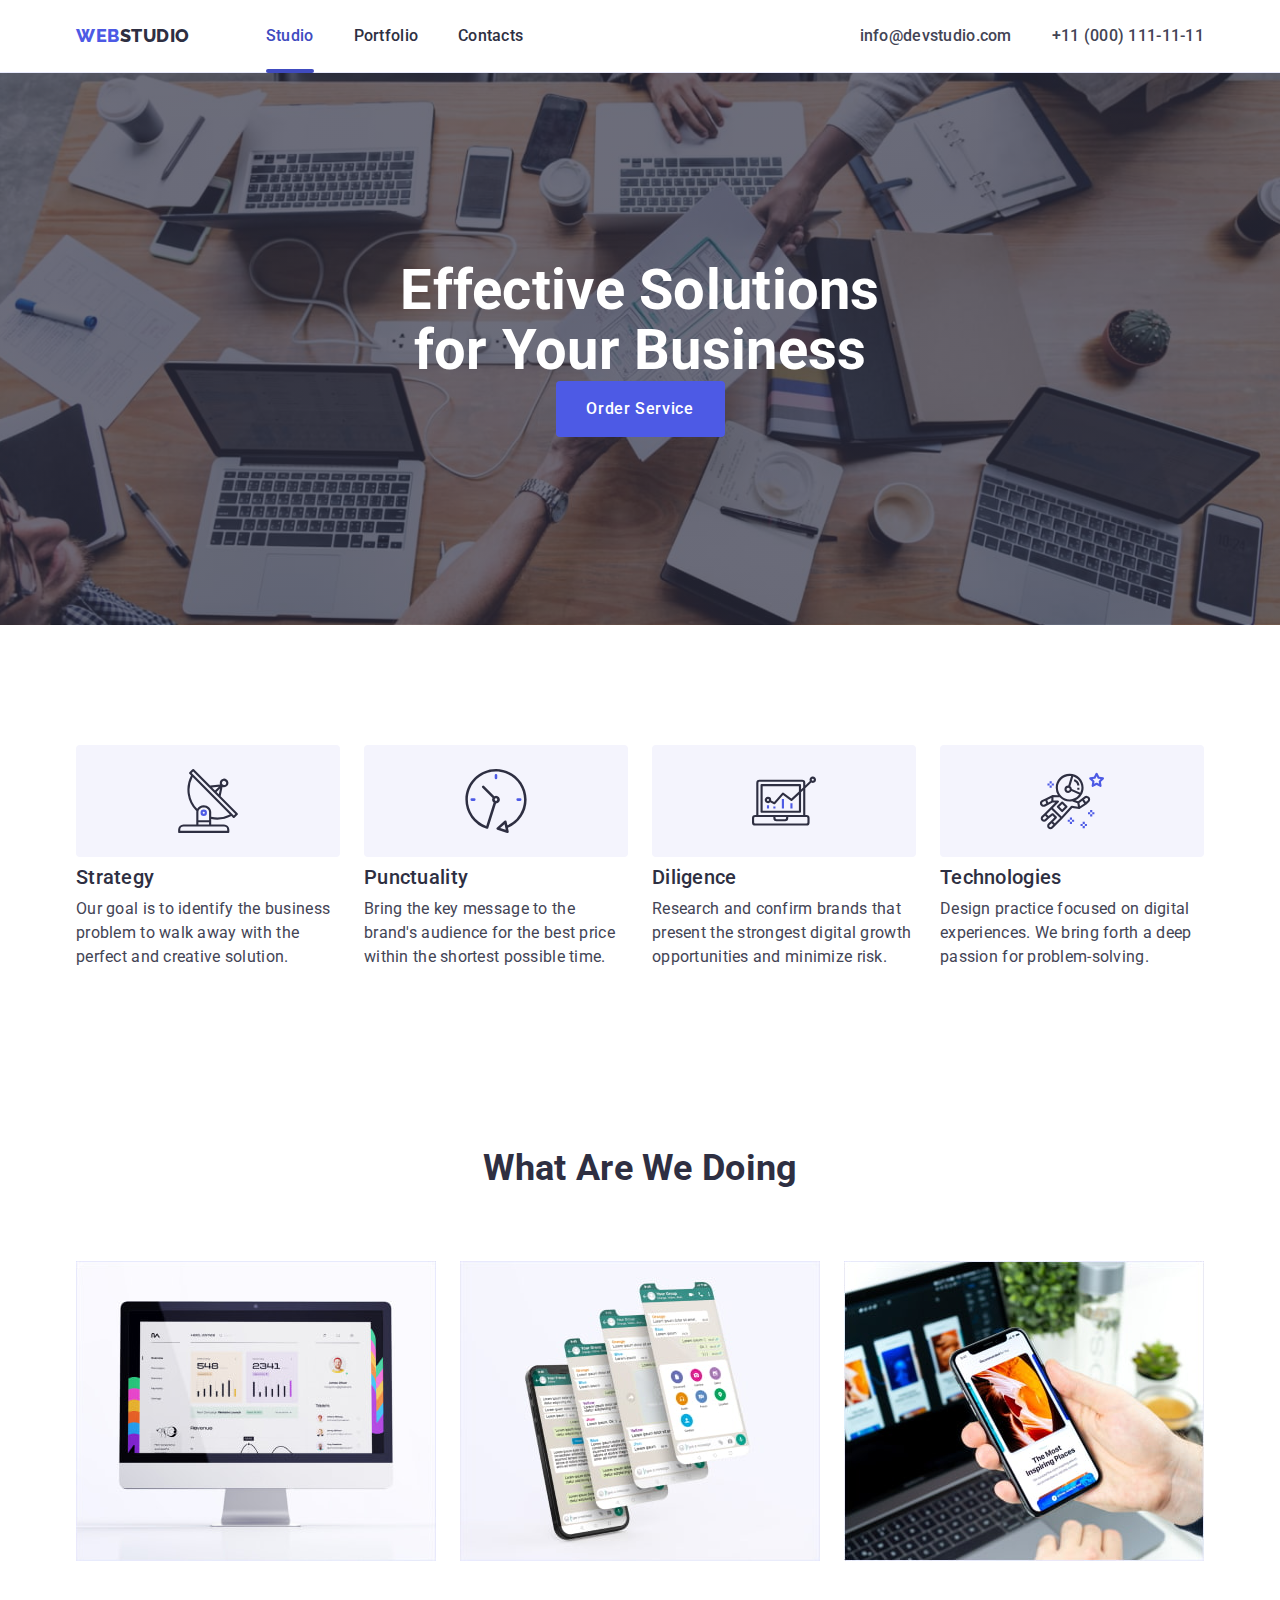
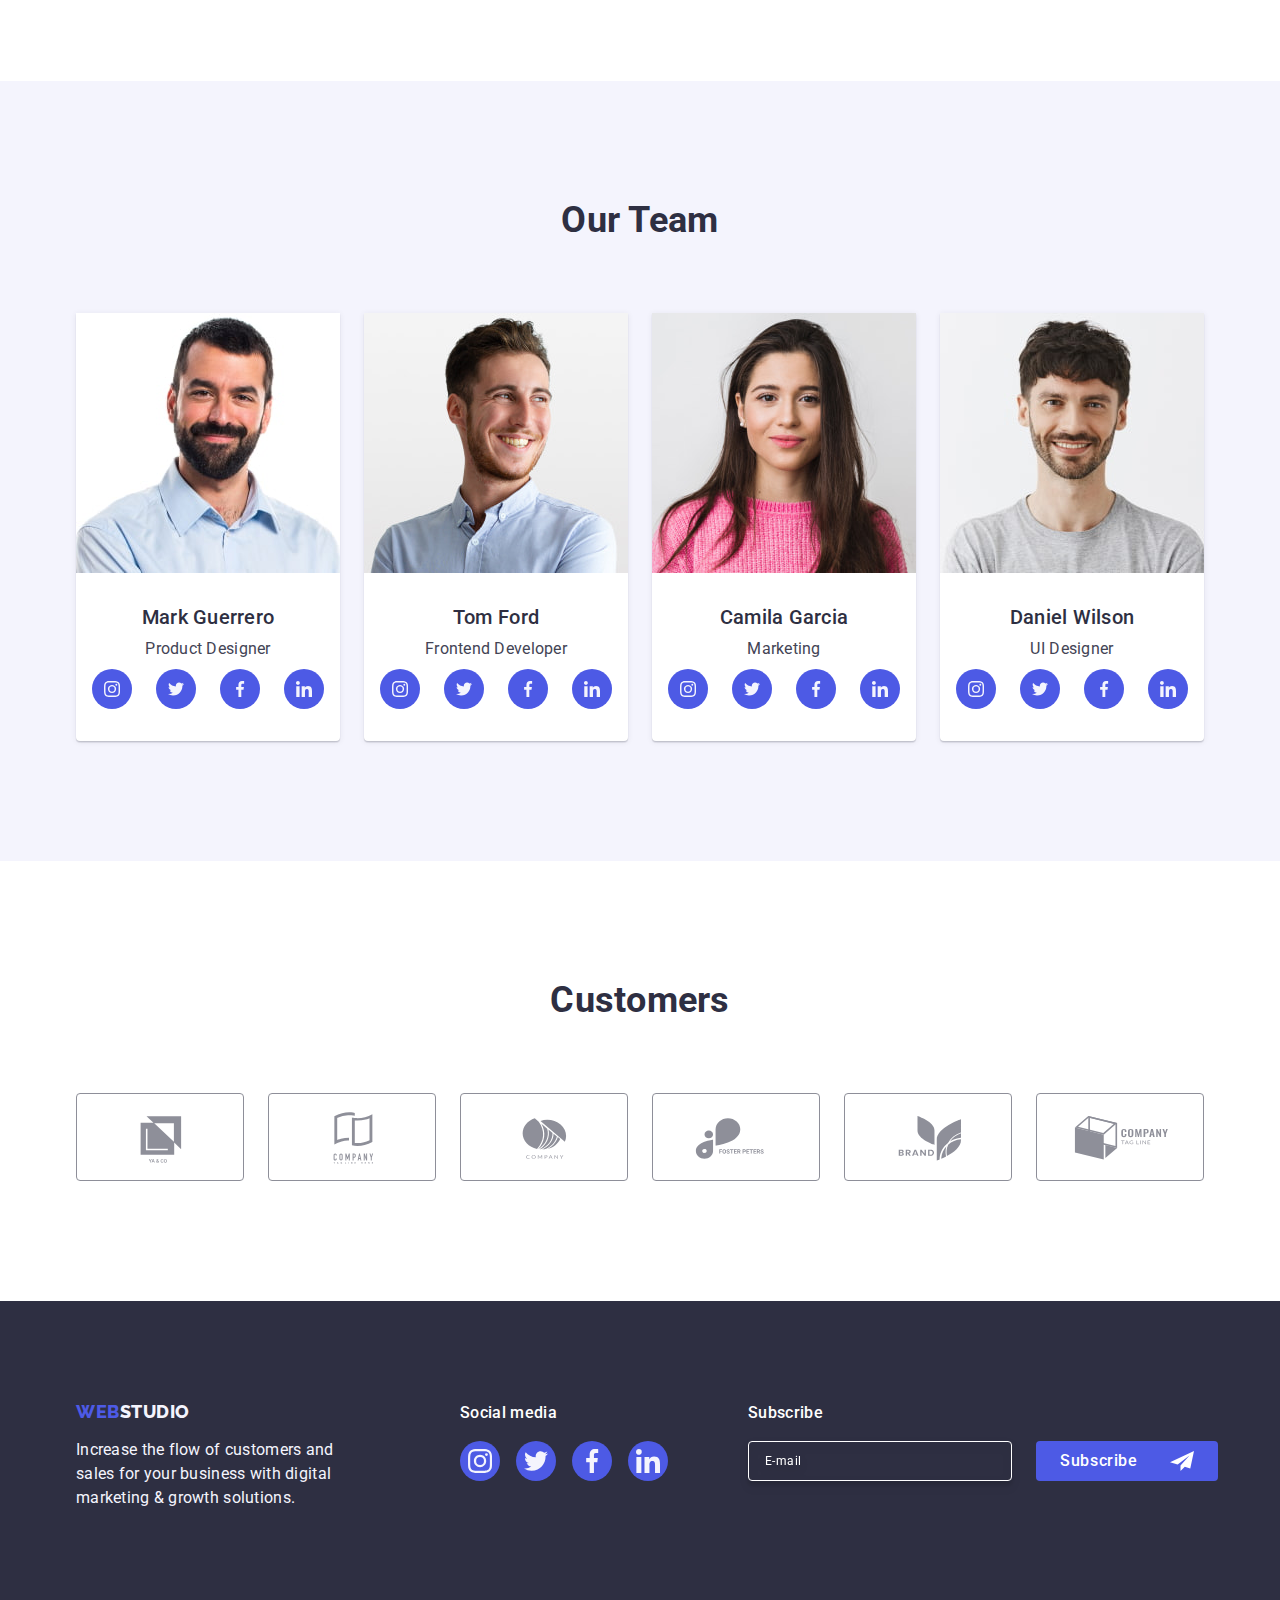
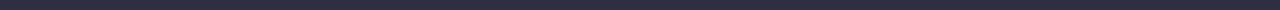
<file: index.html>
<!DOCTYPE html>
<html lang="en">
  <head>
    <meta charset="UTF-8" />
    <meta http-equiv="X-UA-Compatible" content="IE=edge" />
    <meta name="viewport" content="width=device-width, initial-scale=1.0" />

    <title>WebStudio</title>
    <!--fonts-->
    <link rel="preconnect" href="https://fonts.googleapis.com" />
    <link rel="preconnect" href="https://fonts.gstatic.com" crossorigin />
    <link
      href="https://fonts.googleapis.com/css2?family=Raleway:wght@800&family=Roboto:wght@400;500;700;900&display=swap"
      rel="stylesheet"
    />
    <!--normalize-->
    <link
      rel="stylesheet"
      href="https://cdn.jsdelivr.net/npm/modern-normalize@2.0.0/modern-normalize.min.css"
    />
    <!--css-->
    <link rel="stylesheet" href="./css/styles.css" />
  </head>
  <body class="body">
    <!--TopLine-->
    <header class="header">
      <div class="header-cont container">
        <nav class="nav">
          <a class="logo link" href="./index.html">Web<span class="logo-span">Studio</span></a>
          <ul class="list nav-list">
            <li class="nav-list-link active">
              <a class="link nav-list-item active" href="./index.html">Studio</a>
            </li>
            <li class="nav-list-link">
              <a class="link nav-list-item" href="./portfolio.html">Portfolio</a>
            </li>
            <li class="nav-list-link">
              <a class="link nav-list-item" href="">Contacts</a>
            </li>
          </ul>
        </nav>
        <address class="adr">
          <ul class="list adr-list">
            <li>
              <a class="contact link" href="mailto:info@devstudio.com">info@devstudio.com</a>
            </li>
            <li><a class="contact link" href="tel:+110001111111">+11 (000) 111-11-11</a></li>
          </ul>
        </address>
      </div>
    </header>

    <!--main block-->
    <main class="main">
      <!--hero block-->
      <section class="hero">
        <div class="container">
          <h1 class="hero-title">Effective Solutions for Your Business</h1>
          <button type="button" class="hero-btn" data-modal-open>Order Service</button>
        </div>
      </section>
      <!--section1-->
      <section class="section one">
        <div class="container">
          <h2 class="visually-hidden">our benefits</h2>
          <ul class="list secone-list">
            <li class="sec-one-item">
              <div class="sec-one-iconcont">
                <svg class="sec1icon" width="64" height="64">
                  <use href="./images/icons.svg#icon-antenna-1"></use>
                </svg>
              </div>
              <h3 class="secone-title">Strategy</h3>
              <p class="secone-par">
                Our goal is to identify the business problem to walk away with the perfect and
                creative solution.
              </p>
            </li>
            <li class="sec-one-item">
              <div class="sec-one-iconcont">
                <svg class="sec1icon" width="64" height="64">
                  <use href="./images/icons.svg#icon-clock-1"></use>
                </svg>
              </div>
              <h3 class="secone-title">Punctuality</h3>
              <p class="secone-par">
                Bring the key message to the brand's audience for the best price within the shortest
                possible time.
              </p>
            </li>
            <li class="sec-one-item">
              <div class="sec-one-iconcont">
                <svg class="sec1icon" width="64" height="64">
                  <use href="./images/icons.svg#icon-diagram-1"></use>
                </svg>
              </div>
              <h3 class="secone-title">Diligence</h3>
              <p class="secone-par">
                Research and confirm brands that present the strongest digital growth opportunities
                and minimize risk.
              </p>
            </li>
            <li class="sec-one-item">
              <div class="sec-one-iconcont">
                <svg class="sec1icon" width="64" height="64">
                  <use href="./images/icons.svg#icon-astronaut-1"></use>
                </svg>
              </div>
              <h3 class="secone-title">Technologies</h3>
              <p class="secone-par">
                Design practice focused on digital experiences. We bring forth a deep passion for
                problem-solving.
              </p>
            </li>
          </ul>
        </div>
      </section>

      <!--section2-->
      <section class="section two">
        <div class="container">
          <h2 class="sec-two-title">What are we doing</h2>
          <ul class="list sectwo-list">
            <li class="sectwo-item">
              <img src="./images/sec2/sec2-1.jpg" alt="desktop" width="360" height="300" />
            </li>
            <li class="sectwo-item">
              <img src="./images/sec2/sec2-2.jpg" alt="many tasks" width="360" height="300" />
            </li>
            <li class="sectwo-item">
              <img src="./images/sec2/sec2-3.jpg" alt="mobile app" width="360" height="300" />
            </li>
          </ul>
        </div>
      </section>

      <!--section3-->
      <section class="section three">
        <div class="container">
          <h2 class="secthree-title">Our Team</h2>
          <ul class="list secthree-list">
            <li class="sec-three-item">
              <img
                class="sec-three-img"
                src="./images/sec3/mark.jpg"
                alt="photo of Mark"
                width="264"
                height="260"
              />
              <div class="sectreecont">
                <h3 class="secthree-name">Mark Guerrero</h3>
                <p class="secthree-par">Product Designer</p>
                <ul class="secthreeiconlist">
                  <li class="secthreeiconlistitem">
                    <a class="secthreeiconbg">
                      <svg class="secthreeicon" width="16" height="16">
                        <use href="./images/icons.svg#icon-instagram-2"></use>
                      </svg>
                    </a>
                  </li>
                  <li class="secthreeiconlistitem">
                    <a class="secthreeiconbg">
                      <svg class="secthreeicon" width="16" height="16">
                        <use href="./images/icons.svg#icon-twitter-1"></use>
                      </svg>
                    </a>
                  </li>
                  <li class="secthreeiconlistitem">
                    <a class="secthreeiconbg">
                      <svg class="secthreeicon" width="16" height="16">
                        <use href="./images/icons.svg#icon-facebook-1"></use>
                      </svg>
                    </a>
                  </li>
                  <li class="secthreeiconlistitem">
                    <a class="secthreeiconbg">
                      <svg class="secthreeicon" width="16" height="16">
                        <use href="./images/icons.svg#icon-linkedin-1"></use>
                      </svg>
                    </a>
                  </li>
                </ul>
              </div>
            </li>
            <li class="sec-three-item">
              <img
                class="sec-three-img"
                src="./images/sec3/tom.jpg"
                alt="photo of Tom"
                width="264"
                height="260"
              />
              <div class="sectreecont">
                <h3 class="secthree-name">Tom Ford</h3>
                <p class="secthree-par">Frontend Developer</p>
                <ul class="secthreeiconlist">
                  <li class="secthreeiconlistitem">
                    <a class="secthreeiconbg">
                      <svg class="secthreeicon" width="16px" height="16px">
                        <use href="./images/icons.svg#icon-instagram-2"></use>
                      </svg>
                    </a>
                  </li>
                  <li class="secthreeiconlistitem">
                    <a class="secthreeiconbg">
                      <svg class="secthreeicon" width="16px" height="16px">
                        <use href="./images/icons.svg#icon-twitter-1"></use>
                      </svg>
                    </a>
                  </li>
                  <li class="secthreeiconlistitem">
                    <a class="secthreeiconbg">
                      <svg class="secthreeicon" width="16px" height="16px">
                        <use href="./images/icons.svg#icon-facebook-1"></use>
                      </svg>
                    </a>
                  </li>
                  <li class="secthreeiconlistitem">
                    <a class="secthreeiconbg">
                      <svg class="secthreeicon" width="16px" height="16px">
                        <use href="./images/icons.svg#icon-linkedin-1"></use>
                      </svg>
                    </a>
                  </li>
                </ul>
              </div>
            </li>
            <li class="sec-three-item">
              <img
                class="sec-three-img"
                src="./images/sec3/camila.jpg"
                alt="photo of Camila"
                width="264"
                height="260"
              />
              <div class="sectreecont">
                <h3 class="secthree-name">Camila Garcia</h3>
                <p class="secthree-par">Marketing</p>
                <ul class="secthreeiconlist">
                  <li class="secthreeiconlistitem">
                    <a class="secthreeiconbg">
                      <svg class="secthreeicon" width="16px" height="16px">
                        <use href="./images/icons.svg#icon-instagram-2"></use>
                      </svg>
                    </a>
                  </li>
                  <li class="secthreeiconlistitem">
                    <a class="secthreeiconbg">
                      <svg class="secthreeicon" width="16px" height="16px">
                        <use href="./images/icons.svg#icon-twitter-1"></use>
                      </svg>
                    </a>
                  </li>
                  <li class="secthreeiconlistitem">
                    <a class="secthreeiconbg">
                      <svg class="secthreeicon" width="16px" height="16px">
                        <use href="./images/icons.svg#icon-facebook-1"></use>
                      </svg>
                    </a>
                  </li>
                  <li class="secthreeiconlistitem">
                    <a class="secthreeiconbg">
                      <svg class="secthreeicon" width="16px" height="16px">
                        <use href="./images/icons.svg#icon-linkedin-1"></use>
                      </svg>
                    </a>
                  </li>
                </ul>
              </div>
            </li>
            <li class="sec-three-item">
              <img
                class="sec-three-img"
                src="./images/sec3/daniel.jpg"
                alt="photo of Mark"
                width="264"
                height="260"
              />
              <div class="sectreecont">
                <h3 class="secthree-name">Daniel Wilson</h3>
                <p class="secthree-par">UI Designer</p>
                <ul class="secthreeiconlist">
                  <li class="secthreeiconlistitem">
                    <a class="secthreeiconbg">
                      <svg class="secthreeicon" width="16" height="16">
                        <use href="./images/icons.svg#icon-instagram-2"></use>
                      </svg>
                    </a>
                  </li>
                  <li class="secthreeiconlistitem">
                    <a class="secthreeiconbg">
                      <svg class="secthreeicon" width="16" height="16">
                        <use href="./images/icons.svg#icon-twitter-1"></use>
                      </svg>
                    </a>
                  </li>
                  <li class="secthreeiconlistitem">
                    <a class="secthreeiconbg">
                      <svg class="secthreeicon" width="16" height="16">
                        <use href="./images/icons.svg#icon-facebook-1"></use>
                      </svg>
                    </a>
                  </li>
                  <li class="secthreeiconlistitem">
                    <a class="secthreeiconbg">
                      <svg class="secthreeicon" width="16" height="16">
                        <use href="./images/icons.svg#icon-linkedin-1"></use>
                      </svg>
                    </a>
                  </li>
                </ul>
              </div>
            </li>
          </ul>
        </div>
      </section>
      <!--section4-->
      <section class="sec-four">
        <div class="container">
          <h2 class="sec-four-title">Customers</h2>
          <ul class="list sec-four-list">
            <li class="sec-four-list-item">
              <a class="client-link" href="" aria-label="logo1">
                <svg class="client-icon" width="104" height="56">
                  <use href="./images/icons.svg#logo1"></use>
                </svg>
              </a>
            </li>
            <li class="sec-four-list-item">
              <a class="client-link" href="" aria-label="logo2">
                <svg class="client-icon" width="104" height="56">
                  <use href="./images/icons.svg#logo2"></use>
                </svg>
              </a>
            </li>
            <li class="sec-four-list-item">
              <a class="client-link" href="" aria-label="logo3">
                <svg class="client-icon" width="104" height="56">
                  <use href="./images/icons.svg#logo3"></use>
                </svg>
              </a>
            </li>
            <li class="sec-four-list-item">
              <a class="client-link" href="" aria-label="logo4">
                <svg class="client-icon" width="104" height="56">
                  <use href="./images/icons.svg#logo4"></use>
                </svg>
              </a>
            </li>
            <li class="sec-four-list-item">
              <a class="client-link" href="" aria-label="logo5">
                <svg class="client-icon" width="104" height="56">
                  <use href="./images/icons.svg#logo5"></use>
                </svg>
              </a>
            </li>
            <li class="sec-four-list-item">
              <a class="client-link" href="" aria-label="logo6">
                <svg class="client-icon" width="104" height="56">
                  <use href="./images/icons.svg#logo6"></use>
                </svg>
              </a>
            </li>
          </ul>
        </div>
      </section>
    </main>

    <!--footer-->
    <footer class="footer">
      <div class="container">
        <div class="foot-one">
          <a class="footer-logo link" href="./index.html"
            >Web<span class="footer-logo-span">Studio</span></a
          >
          <p class="footer-par">
            Increase the flow of customers and sales for your business with digital marketing &
            growth solutions.
          </p>
        </div>
        <div class="foot-two">
          <p class="footer-media">Social media</p>
          <ul class="footer-social">
            <li class="fsocial-item">
              <a class="fsocial-link" href="" aria-label="socialnetwork">
                <svg class="fsocial-icon" width="24" height="24">
                  <use href="./images/icons.svg#icon-instagram-2"></use>
                </svg>
              </a>
            </li>
            <li class="fsocial-item">
              <a class="fsocial-link" href="" aria-label="socialnetwork">
                <svg class="fsocial-icon" width="24" height="24">
                  <use href="./images/icons.svg#icon-twitter-1"></use>
                </svg>
              </a>
            </li>
            <li class="fsocial-item">
              <a class="fsocial-link" href="" aria-label="socialnetwork">
                <svg class="fsocial-icon" width="24" height="24">
                  <use href="./images/icons.svg#icon-facebook-1"></use>
                </svg>
              </a>
            </li>
            <li class="fsocial-item">
              <a class="fsocial-link" href="" aria-label="socialnetwork">
                <svg class="fsocial-icon" width="24" height="24">
                  <use href="./images/icons.svg#icon-linkedin-1"></use>
                </svg>
              </a>
            </li>
          </ul>
        </div>
        <div class="foot-three">
          <p class="foot-input-label-name">Subscribe</p>
          <form class="subscribe" name="subscribe">
            <label class="foot-input-label">
              <input class="foot-input" name="foot-input" type="email" placeholder="E-mail" />
            </label>
            <button class="foot-btn" type="submit">
              Subscribe
              <svg class="foot-btn-icon" width="24" height="24">
                <use href="./images/icons.svg#foot-btn-icon"></use>
              </svg>
            </button>
          </form>
        </div>
      </div>
    </footer>

    <!--modal win-->

    <div class="backdrop is-hidden" data-modal>
      <div class="modal">
        <button type="button" class="modal-close-btn" data-modal-close>
          <svg class="modal-close-icon" width="8" height="8">
            <use href="./images/icons.svg#modal-close-icon"></use>
          </svg>
        </button>
        <p class="modal-name">Leave your contacts and we will call you back</p>

        <form class="modal-form" name="modal_form">
          <div class="form-div-one">
            <label class="modal-label" for="user-name">
              <span class="modal-label-name">Name</span>
            </label>

            <div class="form-div-two">
              <input type="text" class="modal-input" name="user-name" id="user-name" />
              <svg class="input-icon" width="18" height="24">
                <use href="./images/icons.svg#icon-user-name"></use>
              </svg>
            </div>
          </div>

          <div class="form-div-one">
            <label class="modal-label" for="user-phone">
              <span class="modal-label-name">Phone</span>
            </label>
            <div class="form-div-two">
              <input type="tel" class="modal-input" name="user-phone" id="user-phone" />
              <svg class="input-icon" width="18" height="24">
                <use href="./images/icons.svg#icon-user-phone"></use>
              </svg>
            </div>
          </div>
          <div class="form-div-one">
            <label class="modal-label" for="user-mail">
              <span class="modal-label-name">Email</span>
            </label>
            <div class="form-div-two">
              <input type="email" class="modal-input" name="user_mail" id="user-mail" />
              <svg class="input-icon" width="18" height="24">
                <use href="./images/icons.svg#icon-user-mail"></use>
              </svg>
            </div>
          </div>

          <div class="form-div-four">
            <label class="modal-label" for="user-comment">
              <span class="modal-label-name">Comment</span>
            </label>
            <textarea
              class="modal-textarea"
              name="user-comment"
              id="user-comment"
              placeholder="Text input"
            >
            </textarea>
          </div>

          <div class="form-div-five">
            <input
              class="privacy-checkbox visually-hidden"
              value="true"
              name="user-privacy"
              type="checkbox"
              id="user-privacy"
            />

            <label for="user-privacy" class="modal-privacy-checkbox">
              <span class="privacy-checkbox-icon">
                <svg class="checkbox-icon" width="10" height="8">
                  <use href="./images/icons.svg#icon-modal-checkbox"></use>
                </svg>
              </span>
              I accept the terms and conditions of the
              <a class="modal-privacy-link" href="">Privacy Policy</a>
            </label>
          </div>
          <button type="submit" class="modal-btn">Send</button>
        </form>
      </div>
    </div>
    <script src="./js/modal.js"></script>
  </body>
</html>
</file>
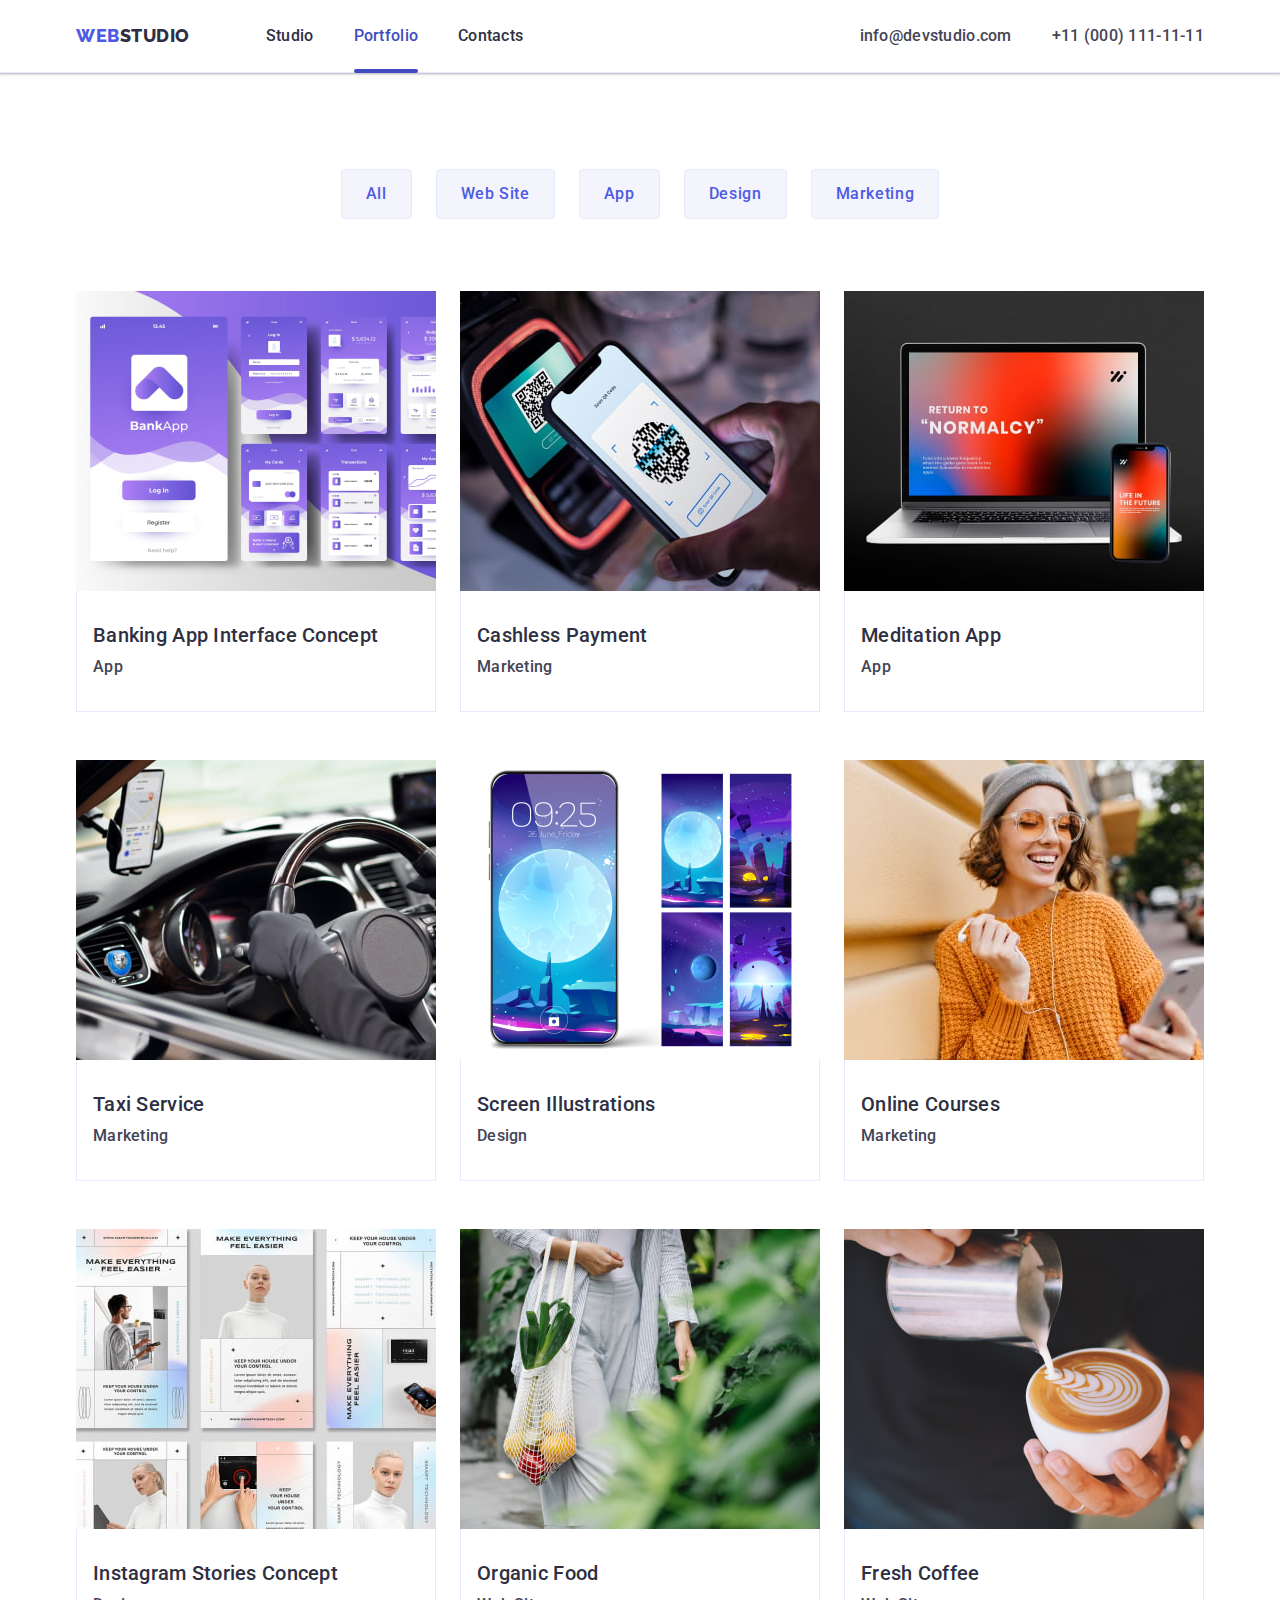
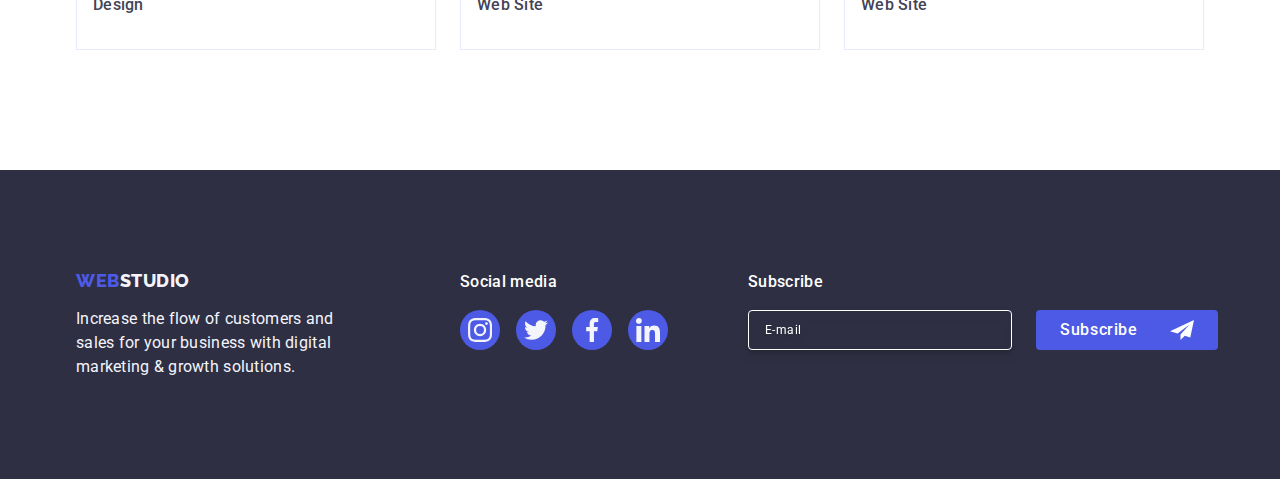
<file: portfolio.html>
<!DOCTYPE html>
<html lang="en">
  <head>
    <meta charset="UTF-8" />
    <meta http-equiv="X-UA-Compatible" content="IE=edge" />
    <meta name="viewport" content="width=device-width, initial-scale=1.0" />

    <title>WebStudio</title>
    <!--fonts-->
    <link rel="preconnect" href="https://fonts.googleapis.com" />
    <link rel="preconnect" href="https://fonts.gstatic.com" crossorigin />
    <link
      href="https://fonts.googleapis.com/css2?family=Raleway:wght@800&family=Roboto:wght@400;500;700;900&display=swap"
      rel="stylesheet"
    />
    <!--normalize-->
    <link
      rel="stylesheet"
      href="https://cdn.jsdelivr.net/npm/modern-normalize@2.0.0/modern-normalize.min.css"
    />

    <!--css-->
    <link rel="stylesheet" href="./css/styles.css" />
  </head>
  <body class="body">
    <!--TopLine-->
    <header class="header">
      <div class="container header-cont">
        <nav class="nav">
          <a class="logo link" href="./index.html">Web<span class="logo-span">Studio</span></a>
          <ul class="list nav-list">
            <li class="nav-list-link">
              <a class="link nav-list-item" href="./index.html">Studio</a>
            </li>
            <li class="nav-list-link active">
              <a class="link nav-list-item active" href="./portfolio.html">Portfolio</a>
            </li>
            <li class="nav-list-link">
              <a class="link nav-list-item" href="">Contacts</a>
            </li>
          </ul>
        </nav>
        <address class="adr">
          <ul class="list adr-list">
            <li>
              <a class="contact link" href="mailto:info@devstudio.com">info@devstudio.com</a>
            </li>
            <li><a class="contact link" href="tel:+110001111111">+11 (000) 111-11-11</a></li>
          </ul>
        </address>
      </div>
    </header>
    <main>
      <!--section 1 portf-->
      <section class="scroll-section">
        <div class="container">
          <h1 class="visually-hidden">portfolio</h1>
          <ul class="list portf-btn">
            <li><button type="button" class="scroll-btn">All</button></li>
            <li><button type="button" class="scroll-btn">Web Site</button></li>
            <li><button type="button" class="scroll-btn">App</button></li>
            <li><button type="button" class="scroll-btn">Design</button></li>
            <li><button type="button" class="scroll-btn">Marketing</button></li>
          </ul>

          <ul class="list portf-list">
            <li class="portf-item">
              <a class="link portf-item-link" href="">
                <div class="portf-item-wrap">
                  <img
                    class="img-portf"
                    src="./images/portfolio/r1-3.jpg"
                    alt="interesting picture"
                    width="360"
                  />
                  <p class="overlay-portf">
                    14 Stylish and User-Friendly App Design Concepts · Task Manager App · Calorie
                    Tracker App · Exotic Fruit Ecommerce App · Cloud Storage App
                  </p>
                </div>
                <div class="name-container">
                  <h2 class="row-title">Banking App Interface Concept</h2>
                  <p class="row-paragf">App</p>
                </div>
              </a>
            </li>
            <li class="portf-item">
              <a class="link portf-item-link" href="">
                <div class="portf-item-wrap">
                  <img
                    class="img-portf"
                    src="./images/portfolio/r1-2.jpg"
                    alt="interesting picture"
                    width="360"
                  />
                  <p class="overlay-portf">
                    14 Stylish and User-Friendly App Design Concepts · Task Manager App · Calorie
                    Tracker App · Exotic Fruit Ecommerce App · Cloud Storage App
                  </p>
                </div>

                <div class="name-container">
                  <h2 class="row-title">Cashless Payment</h2>
                  <p class="row-paragf">Marketing</p>
                </div>
              </a>
            </li>
            <li class="portf-item">
              <a class="link portf-item-link" href="">
                <div class="portf-item-wrap">
                  <img
                    class="img-portf"
                    src="./images/portfolio/r1-1.jpg"
                    alt="interesting picture"
                    width="360"
                  />
                  <p class="overlay-portf">
                    14 Stylish and User-Friendly App Design Concepts · Task Manager App · Calorie
                    Tracker App · Exotic Fruit Ecommerce App · Cloud Storage App
                  </p>
                </div>
                <div class="name-container">
                  <h2 class="row-title">Meditation App</h2>
                  <p class="row-paragf">App</p>
                </div>
              </a>
            </li>
            <li class="portf-item">
              <a class="link portf-item-link" href="">
                <div class="portf-item-wrap">
                  <img
                    class="img-portf"
                    src="./images/portfolio/r2-3.jpg"
                    alt="interesting picture"
                    width="360"
                  />
                  <p class="overlay-portf">
                    14 Stylish and User-Friendly App Design Concepts · Task Manager App · Calorie
                    Tracker App · Exotic Fruit Ecommerce App · Cloud Storage App
                  </p>
                </div>
                <div class="name-container">
                  <h2 class="row-title">Taxi Service</h2>
                  <p class="row-paragf">Marketing</p>
                </div>
              </a>
            </li>
            <li class="portf-item">
              <a class="link portf-item-link" href="">
                <div class="portf-item-wrap">
                  <img
                    class="img-portf"
                    src="./images/portfolio/r2-2.jpg"
                    alt="interesting picture"
                    width="360"
                  />
                  <p class="overlay-portf">
                    14 Stylish and User-Friendly App Design Concepts · Task Manager App · Calorie
                    Tracker App · Exotic Fruit Ecommerce App · Cloud Storage App
                  </p>
                </div>
                <div class="name-container">
                  <h2 class="row-title">Screen Illustrations</h2>
                  <p class="row-paragf">Design</p>
                </div>
              </a>
            </li>
            <li class="portf-item">
              <a class="link portf-item-link" href="">
                <div class="portf-item-wrap">
                  <img
                    class="img-portf"
                    src="./images/portfolio/r2-1.jpg"
                    alt="interesting picture"
                    width="360"
                  />
                  <p class="overlay-portf">
                    14 Stylish and User-Friendly App Design Concepts · Task Manager App · Calorie
                    Tracker App · Exotic Fruit Ecommerce App · Cloud Storage App
                  </p>
                </div>
                <div class="name-container">
                  <h2 class="row-title">Online Courses</h2>
                  <p class="row-paragf">Marketing</p>
                </div>
              </a>
            </li>
            <li class="portf-item">
              <a class="link portf-item-link" href="">
                <div class="portf-item-wrap">
                  <img
                    class="img-portf"
                    src="./images/portfolio/r3-1.jpg"
                    alt="interesting picture"
                    width="360"
                  />
                  <p class="overlay-portf">
                    14 Stylish and User-Friendly App Design Concepts · Task Manager App · Calorie
                    Tracker App · Exotic Fruit Ecommerce App · Cloud Storage App
                  </p>
                </div>
                <div class="name-container">
                  <h2 class="row-title">Instagram Stories Concept</h2>
                  <p class="row-paragf">Design</p>
                </div>
              </a>
            </li>
            <li class="portf-item">
              <a class="link portf-item-link" href="">
                <div class="portf-item-wrap">
                  <img
                    class="img-portf"
                    src="./images/portfolio/r3-2.jpg"
                    alt="interesting picture"
                    width="360"
                  />
                  <p class="overlay-portf">
                    14 Stylish and User-Friendly App Design Concepts · Task Manager App · Calorie
                    Tracker App · Exotic Fruit Ecommerce App · Cloud Storage App
                  </p>
                </div>
                <div class="name-container">
                  <h2 class="row-title">Organic Food</h2>
                  <p class="row-paragf">Web Site</p>
                </div>
              </a>
            </li>
            <li class="portf-item">
              <a class="link portf-item-link" href="">
                <div class="portf-item-wrap">
                  <img
                    class="img-portf"
                    src="./images/portfolio/r3-3.jpg"
                    alt="interesting picture"
                    width="360"
                  />
                  <p class="overlay-portf">
                    14 Stylish and User-Friendly App Design Concepts · Task Manager App · Calorie
                    Tracker App · Exotic Fruit Ecommerce App · Cloud Storage App
                  </p>
                </div>
                <div class="name-container">
                  <h2 class="row-title">Fresh Coffee</h2>
                  <p class="row-paragf">Web Site</p>
                </div>
              </a>
            </li>
          </ul>
        </div>
      </section>
    </main>
    <!--footer-->
    <footer class="footer">
      <div class="container">
        <div class="foot-one">
          <a class="footer-logo link" href="./index.html"
            >Web<span class="footer-logo-span">Studio</span></a
          >
          <p class="footer-par">
            Increase the flow of customers and sales for your business with digital marketing &
            growth solutions.
          </p>
        </div>
        <div class="foot-two">
          <p class="footer-media">Social media</p>
          <ul class="footer-social">
            <li class="fsocial-item">
              <a class="fsocial-link" href="" aria-label="socialnetwork">
                <svg class="fsocial-icon" width="24" height="24">
                  <use href="./images/icons.svg#icon-instagram-2"></use>
                </svg>
              </a>
            </li>
            <li class="fsocial-item">
              <a class="fsocial-link" href="" aria-label="socialnetwork">
                <svg class="fsocial-icon" width="24" height="24">
                  <use href="./images/icons.svg#icon-twitter-1"></use>
                </svg>
              </a>
            </li>
            <li class="fsocial-item">
              <a class="fsocial-link" href="" aria-label="socialnetwork">
                <svg class="fsocial-icon" width="24" height="24">
                  <use href="./images/icons.svg#icon-facebook-1"></use>
                </svg>
              </a>
            </li>
            <li class="fsocial-item">
              <a class="fsocial-link" href="" aria-label="socialnetwork">
                <svg class="fsocial-icon" width="24" height="24">
                  <use href="./images/icons.svg#icon-linkedin-1"></use>
                </svg>
              </a>
            </li>
          </ul>
        </div>
        <div class="foot-three">
          <p class="foot-input-label-name">Subscribe</p>
          <form class="subscribe" name="subscribe">
            <label class="foot-input-label">
              <input class="foot-input" name="foot-input" type="email" placeholder="E-mail"/>
            </label>
            <button class="foot-btn" type="submit">
              Subscribe
              <svg class="foot-btn-icon" width="24" height="24">
                <use href="./images/icons.svg#foot-btn-icon"></use>
              </svg>
            </button>
          
        </form>
        </div>
      </div>
    </footer>
  </body>
</html>
</file>
<file: css/styles.css>
/** common styles**/

:root {
  --maincolor: #434455;
  --mainbg: #ffffff;
  --main-white: #f4f4fd;
  --main-blue: #2e2f42;
  --link-hov-foc: #404bbf;
  --logo1color: #4d5ae5;
  --lightgrey: #8e8f99;
  --socialnet-link-hover: #31d0aa;

  --hover-anim: 250ms cubic-bezier(0.4, 0, 0.2, 1);
  
}

body {
  font-family: 'Roboto', sans-serif;
  font-size: 14px;
  letter-spacing: 0.02em;
  line-height: 1.29;
  font-weight: 400;
  color: var(--maincolor);
  background-color: var(--mainbg);
 
}

*,
**::before,
**::after {
  box-sizing: border-box;
}
img {
  display: block;
}

h1,
h2,
h3,
h4,
h5,
h6,
p {
  margin: 0;
}

ol,
ul {
  list-style: none;
  padding: 0;
}
address {
  font-style: normal;
}

button {
  cursor: pointer;
}

.list {
  list-style: none;
  text-decoration: none;
  margin: 0;
}

.link {
  text-decoration: none;
  font-weight: 500;
  font-size: 16px;
  line-height: 1.5;

  color: var(--main-blue);
  transition: color var(--hover-anim), background-color var(--hover-anim);
}

.link:focus,
.link:hover {
  color: var(--link-hov-foc);
  background-color: var(--mainbg);
}

.container {
  width: 1158px;
  margin-left: auto;
  margin-right: auto;
  padding-left: 15px;
  padding-right: 15px;
}
.section {
  padding-top: 60px;
  padding-bottom: 60px;
}
.visually-hidden {
  position: absolute;
  width: 1px;
  height: 1px;
  margin: -1px;
  border: 0;
  padding: 0;

  white-space: nowrap;
  clip-path: inset(100%);
  clip: rect(0 0 0 0);
  overflow: hidden;
}

/** header**/
.header {
  border-bottom: 1px solid #e7e9fc;
  max-width: 1440px;
  margin: 0 auto;
  box-shadow: 0px 2px 1px rgba(46, 47, 66, 0.08), 0px 1px 1px rgba(46, 47, 66, 0.16),
    0px 1px 6px rgba(46, 47, 66, 0.08);
}
.header-cont {
  display: flex;
  align-items: center;
  justify-content: space-between;
}

.nav {
  background-color: var(--mainbg);
  display: flex;
  align-items: center;
}

.logo {
  font-family: 'Raleway', sans-serif;
  font-style: normal;
  font-weight: 800;
  font-size: 18px;
  line-height: 1.17;
  letter-spacing: 0.03em;
  text-transform: uppercase;
  color: var(--logo1color);

  margin-right: 76px;
}
.logo-span {
  font-family: 'Raleway';
  font-style: normal;
  font-weight: 800;
  font-size: 18px;
  line-height: 1.17;
  letter-spacing: 0.03em;
  text-transform: uppercase;
  color: var(--main-blue);
}
.logo:hover.link {
  color: var(--logo1color);
}
.nav-list {
  display: flex;
  align-items: center;

  gap: 40px;
}
.nav-list-link {
  padding-top: 24px;
  padding-bottom: 24px;
}

.adr-list {
  display: flex;
  align-items: center;
  gap: 40px;
  padding: 24px 0;
}

.contact {
  font-style: normal;
  font-size: 16px;
  line-height: 1.5;

  color: var(--maincolor);
}

.nav-list-link {
  display: flex;
  position: relative;
}

.active {
  color: var(--link-hov-foc);
}

.nav-list-item.active::after {
  content: '';
  display: block;
  position: absolute;
  bottom: -1px;
  left: 0;
  width: 100%;
  height: 4px;
  background-color: var(--link-hov-foc);
  border-radius: 2px;
}

/** hero**/

.hero {
  max-width: 1440px;
  margin: 0 auto;
  background-position: center;
  background-repeat: no-repeat;
  background-size: cover;

  background-color: var(--main-blue);
  padding-top: 188px;
  padding-bottom: 188px;
  background-image: linear-gradient(rgba(46, 47, 66, 0.7), rgba(46, 47, 66, 0.7)),
    url(../images/hero/hero.jpg);
}

.hero-title {
  font-weight: 700;
  font-size: 56px;

  line-height: 1.07;
  text-align: center;
  margin: 0 auto;

  max-width: 496px;

  color: var(--mainbg);
}
.hero-btn {
  display: block;
  margin: 0 auto;
  min-width: 169px;
  height: 56px;
  border: none;
  border-radius: 4px;
  font-family: inherit;
  font-weight: 500;
  font-size: 16px;
  line-height: 1.5;
  letter-spacing: 0.04em;

  color: var(--mainbg);
  background: var(--logo1color);
  transition: background-color var(--hover-anim);
}

.hero-btn:hover,
.hero-btn:focus {
  background-color: var(--link-hov-foc);
}

/** sec one**/
.one {
  padding-top: 120px;
  padding-bottom: 120px;
  margin: 0 auto;
}

.secone-list {
  display: flex;
  gap: 24px;
}
.sec-one-item > h3 {
  font-weight: 500;
  font-size: 20px;
  line-height: 1.2;
  color: var(--main-blue);
  margin-bottom: 8px;
}

.sec-one-item {
  color: var(--maincolor);
  width: calc((100% - 72px) / 4);
}
.secone-par {
  font-size: 16px;
  font-family: Roboto;
  line-height: 1.5;
  color: var(--maincolor);
}

.sec-one-iconcont {
  width: 264px;
  height: 112px;
  border-radius: 4px;
  margin-bottom: 8px;
  background-color: var(--main-white);

  /**padding: 24px 100px;**/
  display: flex;
  justify-content: center;
  align-items: center;
}

/** sec two**/
.two {
  padding-bottom: 120px;
}
.sec-two-title {
  margin-bottom: 72px;
  font-weight: 700;
  font-size: 36px;
  line-height: 1.11;
  text-align: center;

  text-transform: capitalize;
  color: var(--main-blue);
}
.sectwo-list {
  display: flex;
  gap: 24px;
}

.sectwo-item {
  width: calc((100% - 48px) / 3);
}
/** sec three **/

.three {
  background-color: var(--main-white);
  padding-top: 120px;
  padding-bottom: 120px;
}

.secthree-title {
  margin-bottom: 72px;
  font-weight: 700;
  font-size: 36px;
  line-height: 1.11;
  text-align: center;

  text-transform: capitalize;
  color: var(--main-blue);
}
.secthree-list {
  display: flex;
  gap: 24px;
}
.sec-three-item {
  box-shadow: 0px 2px 1px 0px #2e2f4214, 0px 1px 1px 0px #2e2f4229, 0px 1px 6px 0px #2e2f4214;
  border-radius: 0px 0px 4px 4px;
  background-color: var(--mainbg);
}

.sectreecont {
  padding: 32px 0px;
}

.secthree-name {
  margin-bottom: 8px;
  font-weight: 500;
  font-size: 20px;
  line-height: 1.2;
  text-align: center;

  color: var(--main-blue);
}

.secthree-par {
  font-size: 16px;
  line-height: 1.5;
  text-align: center;
  margin-bottom: 8px;
}

.secthreeiconlist {
  display: flex;
  justify-content: center;
  gap: 24px;
}
.secthreeiconlistitem {
  width: 40px;
  height: 40px;
}

.secthreeiconbg {
  width: 100%;
  height: 100%;

  background-color: var(--logo1color);
  border-radius: 50%;

  display: flex;
  justify-content: center;
  align-items: center;

  gap: 24px;

  transition: background-color var(--hover-anim);
  cursor: pointer;
}
.secthreeiconbg:hover {
  background-color: var(--link-hov-foc);
}
.secthreeiconbg:focus {
  background-color: var(--link-hov-foc);
}
.secthreeicon {
  fill: #f4f4fd;
}
/** section four**/
.sec-four {
  padding-bottom: 120px;
  padding-top: 120px;

  margin: 0 auto;
}
.sec-four-title {
  font-size: 36px;
  font-weight: 700;
  line-height: 1.11;
  text-align: center;
  color: var(--main-blue);
  margin-bottom: 72px;
}

.sec-four-list {
  display: flex;
  justify-content: center;
  flex-shrink: 0;
  gap: 24px;
}

.client-link {
  display: flex;
  width: 168px;
  height: 88px;
  justify-content: center;
  align-items: center;

  padding: 16px 32px;
  border-radius: 4px;
  border: 1px solid var(--lightgrey);
  transition: border-color var(--hover-anim), color var(--hover-anim);
  color: var(--lightgrey);
}
.client-icon {
  fill: currentColor;
  transition: fill var(--hover-anim), color var(--hover-anim);
}

.client-link:hover,
.client-link:focus {
  border-color: var(--link-hov-foc);
  color: var(--link-hov-foc);
}
.client-link:hover .client-icon {
  fill: var(--link-hov-foc);
  color: var(--link-hov-foc);
}

/** footer **/

.footer {
  max-width: 1440px;

  background-color: var(--main-blue);

  padding-top: 100px;
  padding-bottom: 100px;
  color: var(--main-white);
  margin: 0 auto;
}
.footer .container {
  display: flex;

  justify-content: baseline;
}

.footer-logo {
  display: block;
  margin-bottom: 16px;
}

.footer .footer-logo {
  font-family: 'Raleway', sans-serif;
  font-style: normal;
  font-weight: 800;
  font-size: 18px;
  line-height: 1.17;
  letter-spacing: 0.03em;
  text-transform: uppercase;
  color: var(--logo1color);
}
.footer-logo-span {
  font-family: 'Raleway';
  font-style: normal;
  font-weight: 800;
  font-size: 18px;
  line-height: 1.17;
  letter-spacing: 0.03em;
  text-transform: uppercase;
  color: var(--main-white);
}
.footer-logo:hover,
.footer-logo:focus,
.footer-logo-span:hover,
.footer-logo-span:focus {
  background-color: var(--main-blue);
}

.footer-par {
  font-size: 16px;
  font-family: Roboto;
  font-style: normal;
  line-height: 1.5;
  width: 264px;
}
.foot-one {
  margin-right: 120px;
}
.foot-two {
  margin-right: 80px;
}

.footer-media {
  font-size: 16px;
  font-weight: 500;
  line-height: 1.5;
  letter-spacing: 0.32px;
  color: var(--mainbg);
  margin-bottom: 16px;
}

.footer-social {
  display: flex;
  gap: 16px;
}
.fsocial-item {
  width: 40px;
  height: 40px;
}
.fsocial-link {
  width: 100%;
  height: 100%;
  background-color: var(--logo1color);
  border-radius: 50%;
  display: flex;
  justify-content: center;
  align-items: center;

  transition: background-color var(--hover-anim);
  cursor: pointer;
}
.fsocial-link:hover,
.fsocial-link:focus {
  background-color: var(--socialnet-link-hover);
}

.fsocial-icon {
  fill: #f4f4fd;
}

.foot-three {
}

.subscribe {
  display: flex;
  gap: 24px;
}
.foot-input-label-name {
  font-size: 16px;
  font-weight: 500;
  line-height: 1.5;
  letter-spacing: 0.32px;
  color: var(--mainbg);
  margin-bottom: 16px;
}

.foot-input {
  padding: 8px 16px;
  width: 264px;
  height: 40px;
  background-color: transparent;
  outline: transparent;
  border-radius: 4px;
  border: 1px solid var(--mainbg);
  box-shadow: 0px 4px 4px 0px rgba(0, 0, 0, 0.15);
  color: var(--white, #fff);
  filter: drop-shadow(0px 4px 4px rgba(0, 0, 0, 0.15));

  font-size: 12px;
  line-height: 1.5;
  letter-spacing: 0.48px;
}
.foot-input::placeholder {
  color: currentColor;
}
.foot-btn-icon {
  margin-left: 16px;
}
.foot-btn {
  min-width: 165px;
  height: 40px;
  border: none;
  padding: 8px 24px;
  border-color: transparent;
  border-radius: 4px;
  background: var(--logo1color);
  color: var(--mainbg);

  font-size: 16px;

  font-weight: 500;
  line-height: 1.5;
  letter-spacing: 0.64px;

  display: flex;
  gap: 16px;
  align-items: center;
  justify-content: center;
}

/** backdrop **/

.backdrop {
  position: fixed;
  top: 0;
  left: 0;
  width: 100%;
  height: 100%;
  background-color: rgba(46, 47, 66, 0.4);
  transition: opacity var(--hover-anim), visibility var(--hover-anim),
    pointer-events var(--hover-anim);
}

.backdrop.is-hidden {
  opacity: 0;
  visibility: hidden;
  pointer-events: none;
}
.modal {
  position: absolute;
  top: 50%;
  left: 50%;
  transform: translatex(-50%) translatey(-50%);
  width: 408px;
  min-height: 584px;
  flex-shrink: 0;
  margin: 80px auto;
  border-radius: 4px;
  background: #fcfcfc;
  box-shadow: 0px 2px 1px 0px rgba(0, 0, 0, 0.2), 0px 1px 3px 0px rgba(0, 0, 0, 0.12),
    0px 1px 1px 0px rgba(0, 0, 0, 0.14);
  transition: transform var(--hover-anim);
  padding: 72px 24px 24px 24px;
}
.modal-close-btn {
  position: absolute;
  top: 24px;
  right: 24px;
  width: 24px;
  height: 24px;

  display: flex;
  align-items: center;
  justify-content: center;
  padding: 0;
  margin: 0;
  background-color: #e7e9fc;
  border-radius: 50%;
  border: 1px solid rgba(0, 0, 0, 0.1);
  transition: border var(--hover-anim), background-color var(--hover-anim);
}
.modal-close-btn:hover,
.modal-close-btn:focus {
  background-color: var(--link-hov-foc);
  border: none;
}
.modal-close-icon {
  stroke: rgba(46, 47, 66, 1);
  transition: fill var(--hover-anim);
}
.modal-close-btn:hover .modal-close-icon,
.modal-close-btn:focus .modal-close-icon {
  fill: var(--mainbg);
}
.modal-name {
  width: 100%;
  color: var(--main-blue);
  text-align: center;
  display: block;
  width: 100%;

  font-size: 16px;
  font-weight: 500;
  line-height: 1.5;
  letter-spacing: 0.32px;
  margin-bottom: 16px;
}
.modal-label-name {
}
.form-div-one {
  margin-bottom: 8px;
}
.form-div-two {
  position: relative;
}
.modal-label {
  display: block;
  width: 100%;
  color: var(--lightgrey);
  font-size: 12px;
  line-height: 1.17; /* 116.667% */
  letter-spacing: 0.48px;

  margin-bottom: 4px;

  position: relative;
}
.input-icon {
  position: absolute;

  left: 16px;
  top: 50%;
  transform: translateY(-50%);

  fill: var(--main-blue);
  transition: fill var(--hover-anim);
}
.modal-input:focus + .input-icon {
  fill: var(--logo1color);
}

.modal-input {
  width: 360px;
  height: 40px;
  padding: 11px 16px 11px 38px;
  border-radius: 4px;
  background-color: transparent;
  transition: border-color var(--hover-anim);
  outline: transparent;
  border: 1px solid rgba(46, 47, 66, 0.4);
}
.modal-input:focus {
  border-color: var(--logo1color);
}
.form-div-four {
  margin-bottom: 16px;
}

.modal-textarea {
  color: rgba(46, 47, 66, 0.4);
  background-color: transparent;
  resize: none;
  width: 100%;
  height: 120px;
  padding: 8px 16px;
  /**margin-bottom: 16px;**/

  font-size: 12px;
  line-height: 1.17; /* 116.667% */
  letter-spacing: 0.48px;
  border-radius: 4px;
  border: 1px solid rgba(46, 47, 66, 0.4);
  outline: transparent;
  transition: border-color var(--hover-anim);
}
.modal-textarea:focus {
  border-color: var(--logo1color);
}

.modal-textarea::placeholder {
  color: var(--main-blue);
  font-size: 12px;
  line-height: 1.17;
  letter-spacing: 0.48px;
}
.form-div-five {
  margin-bottom: 24px;
}

.modal-privacy-checkbox {
  /* display: flex;
  align-items: center;
  justify-content: center;
  gap: 8px;*/
  
  color: var(--lightgrey);
  font-size: 12px;

  line-height: 1.17; /* 116.667% */
  letter-spacing: 0.48px;
}

.privacy-checkbox-icon {

  
  width: 16px;
  height: 16px;
  
  border-radius: 2px;
  border: 1px solid rgba(46, 47, 66, 0.4);
  
  transition: background-color 250ms cubic-bezier(0.4, 0, 0.2, 1),
  border 250ms cubic-bezier(0.4, 0, 0.2, 1), fill 250ms cubic-bezier(0.4, 0, 0.2, 1);

  display: inline-flex;
  align-items: center;
  justify-content: center;

  fill: transparent;

}

.privacy-checkbox:checked + .modal-privacy-checkbox .privacy-checkbox-icon {
  border-color: #404bbf;
  background-color: #404bbf;
  border: none;
  fill: var(--main-white);
}
.checkbox-icon {
  stroke: var(--main-white);
}

.modal-privacy-link {
  color: var(--logo1color);

  font-size: 12px;

  line-height: 1.33;
  letter-spacing: 0.48px;
  text-decoration-line: underline;
}
.modal-btn {
  display: block;
  margin-left: 96px;
  border-color: transparent;
  max-width: 169px;
  min-width: 169px;
  height: 56px;
  padding: 16px 32px;
  border-radius: 4px;
  background: var(--logo1color);
  box-shadow: 0px 4px 4px 0px rgba(0, 0, 0, 0.15);

  color: var(--mainbg);
  text-align: center;

  font-size: 16px;
  border: none;

  font-weight: 500;
  line-height: 1.5; /* 150% */
  letter-spacing: 0.64px;
  transition: background-color var(--hover-anim);
}
.modal-btn:hover,
.modal-btn:focus {
  background-color: var(--link-hov-foc);
}

/** portfolio **/

/** srolls **/
.scroll-section {
  padding-top: 96px;
  padding-bottom: 120px;
}
.portf-btn {
  display: flex;

  margin-bottom: 72px;
  gap: 24px;
  justify-content: center;
}

.scroll-btn {
  padding: 12px 24px;
  border: 1px solid #e7e9fc;
  border-radius: 4px;
  font-family: 'Roboto', sans-serif;
  font-weight: 500;
  font-size: 16px;
  line-height: 1.5;
  text-align: center;
  letter-spacing: 0.04em;
  color: var(--logo1color);
  background-color: var(--main-white);
  transition: color 250ms cubic-bezier(0.4, 0, 0.2, 1), background-color 250ms cubic-bezier(0.4, 0, 0.2, 1), border-color 250ms cubic-bezier(0.4, 0, 0.2, 1), box-shadow 250ms cubic-bezier(0.4, 0, 0.2, 1);

}

.scroll-btn:hover,
.scroll-btn:focus {
  box-shadow: 0px 3px 1px rgba(0, 0, 0, 0.1), 0px 2px 1px rgba(0, 0, 0, 0.08),
    0px 2px 2px rgba(0, 0, 0, 0.12);

  background-color: var(--link-hov-foc);
  color: var(--mainbg);
}

.portf-list {
  margin: 0 auto;
  display: flex;
  flex-wrap: wrap;
  align-items: center;
  gap: 24px;
  align-content: flex-start;

  row-gap: 48px;
}

.portf-item {
  font-size: 16px;
  line-height: 1.5;

  color: var(--maincolor);
}

.portf-item-link {
  display: block;
  transition: box-shadow var(--hover-anim);
}
.portf-item-link:hover,
.portf-item-link:focus {
  box-shadow: 0px 2px 1px 0px rgba(46, 47, 66, 0.08), 0px 1px 1px 0px rgba(46, 47, 66, 0.16),
    0px 1px 6px 0px rgba(46, 47, 66, 0.08);
}
.portf-item-wrap {
  position: relative;
  overflow: hidden;
}
.overlay-portf {
  display: block;
  position: absolute;
  top: 0;
  left: 0;
  padding: 40px 32px;
  background-color: var(--logo1color);
  color: var(--main-white);
  width: 100%;
  height: 100%;

  font-size: 16px;
  line-height: 1.5;
  letter-spacing: 0.32px;
  transform: translateY(100%);
  transition: transform var(--hover-anim);
}
.portf-item-link:hover .overlay-portf,
.portf-item-link:focus .overlay-portf {
  transform: translateY(0);
}
.name-container {
  padding: 32px 16px;
  border: 1px solid #e7e9fc;
  border-top: none;
}

.row-title {
  font-weight: 500;
  font-size: 20px;
  line-height: 1.2;

  color: var(--main-blue);
  margin-bottom: 8px;
}
.row-paragf {
  font-size: 16px;
  line-height: 1.5;

  color: var(--maincolor);
}
</file>
